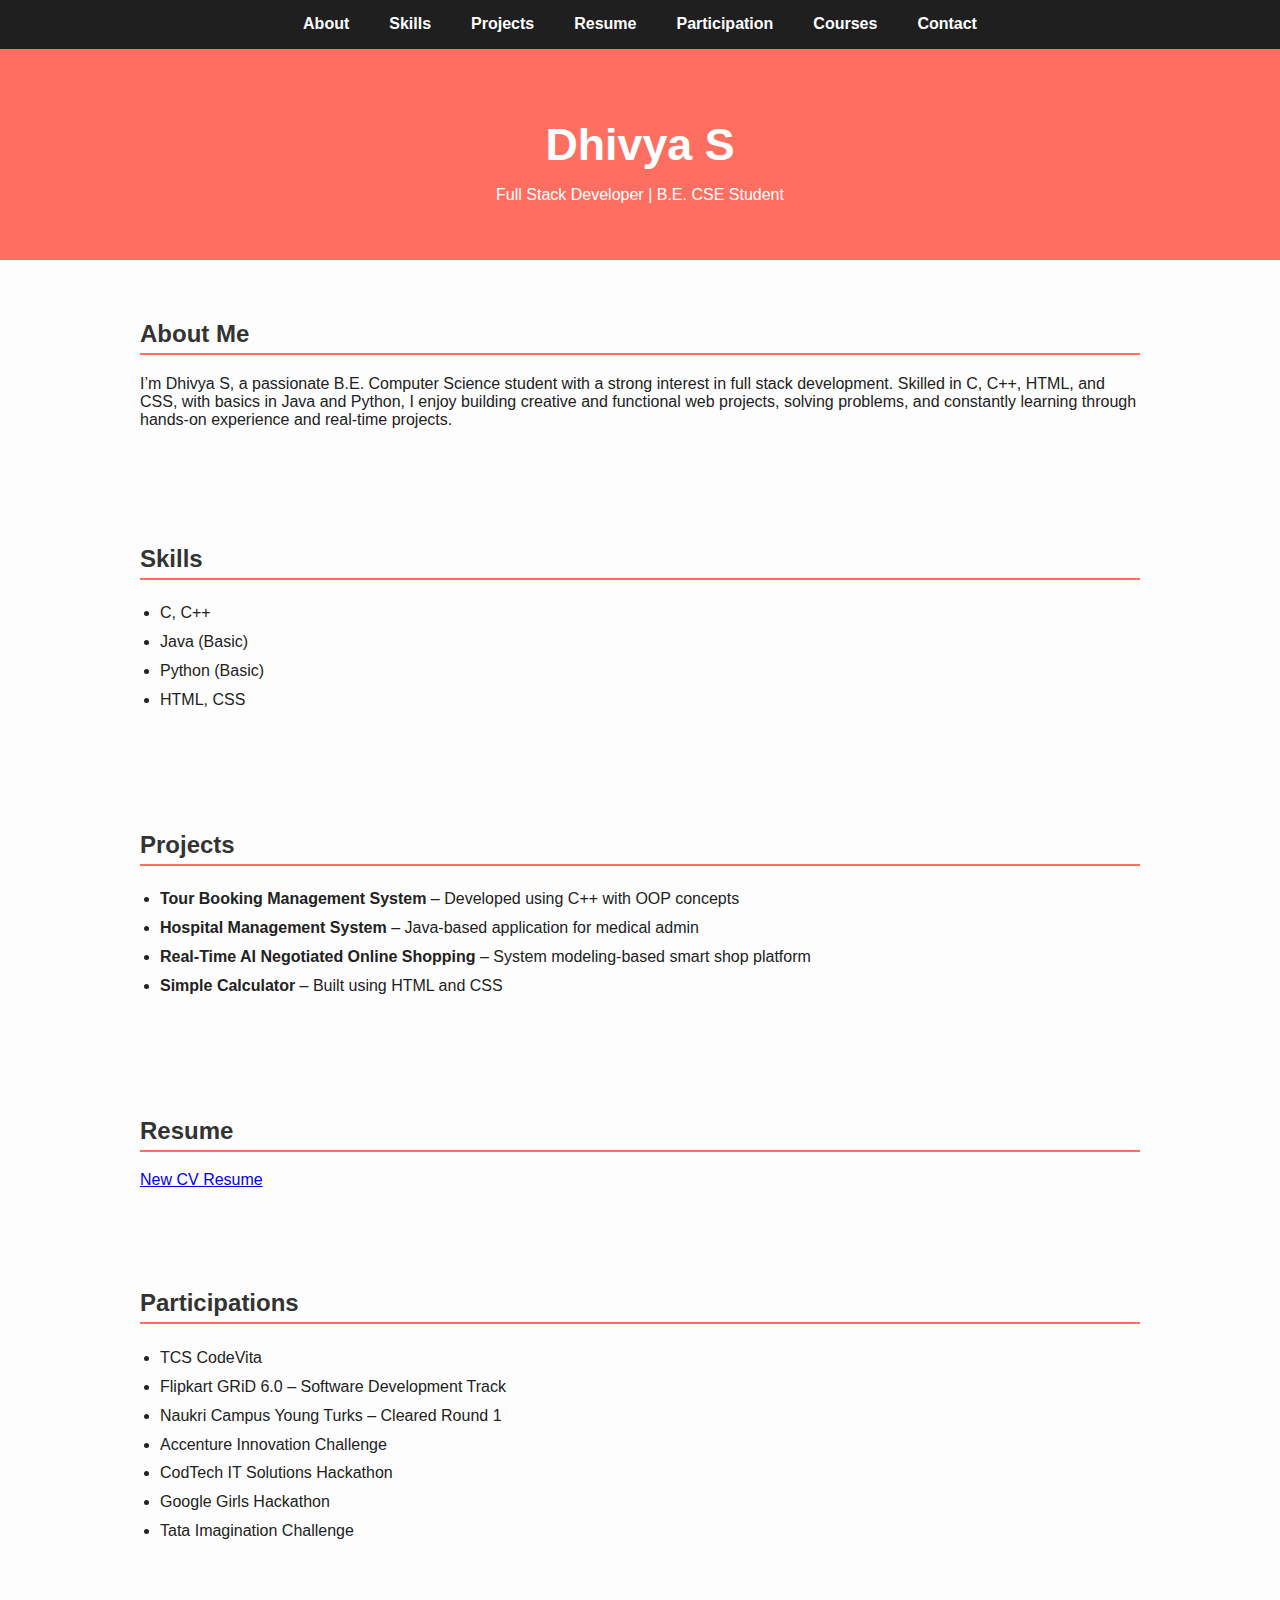
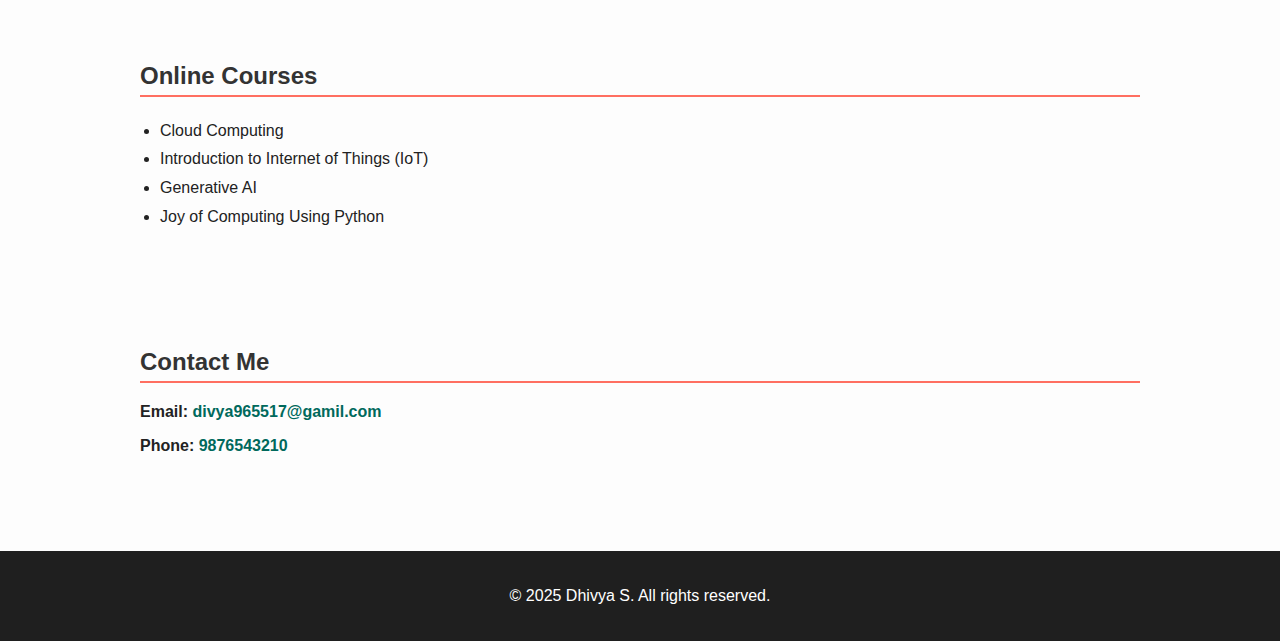
<file: Level1/Task1-Portfolio/index.html>
<!DOCTYPE html>
<html lang="en">
<head>
    <meta charset="UTF-8">
    <meta name="viewport" content="width=device-width, initial-scale=1.0">
    <title>Dhivya S | Portfolio</title>
    <link rel="stylesheet" href="style.css">
</head>
<body>

    <!-- Navigation Bar -->
    <nav>
        <ul>
            <li><a href="#about">About</a></li>
            <li><a href="#skills">Skills</a></li>
            <li><a href="#projects">Projects</a></li>
            <li><a href="#resume">Resume</a></li>
            <li><a href="#participation">Participation</a></li>
            <li><a href="#courses">Courses</a></li>
            <li><a href="#contact">Contact</a></li>
        </ul>
    </nav>

    <!-- Header -->
    <header>
        <h1>Dhivya S</h1>
        <p>Full Stack Developer | B.E. CSE Student</p>
    </header>

    <!-- About Section -->
    <section id="about">
        <h2>About Me</h2>
        <p>I’m Dhivya S, a passionate B.E. Computer Science student with a strong interest in full stack development. Skilled in C, C++, HTML, and CSS, with basics in Java and Python, I enjoy building creative and functional web projects, solving problems, and constantly learning through hands-on experience and real-time projects.</p>
    </section>

    <!-- Skills -->
    <section id="skills">
        <h2>Skills</h2>
        <ul>
            <li>C, C++</li>
            <li>Java (Basic)</li>
            <li>Python (Basic)</li>
            <li>HTML, CSS</li>
        </ul>
    </section>

    <!-- Projects -->
    <section id="projects">
        <h2>Projects</h2>
        <ul>
            <li><strong>Tour Booking Management System</strong> – Developed using C++ with OOP concepts</li>
            <li><strong>Hospital Management System</strong> – Java-based application for medical admin</li>
            <li><strong>Real-Time AI Negotiated Online Shopping</strong> – System modeling-based smart shop platform</li>
            <li><strong>Simple Calculator</strong> – Built using HTML and CSS</li>
        </ul>
    </section>

    <!-- Resume -->
    <section id="resume">
        <h2>Resume</h2>
        <a href="NEW  CV Resume.pdf" target="_blank" class="btn">New CV Resume</a>

    </section>

    <!-- Participations -->
    <section id="participation">
        <h2>Participations</h2>
        <ul>
            <li>TCS CodeVita</li>
            <li>Flipkart GRiD 6.0 – Software Development Track</li>
            <li>Naukri Campus Young Turks – Cleared Round 1</li>
            <li>Accenture Innovation Challenge</li>
            <li>CodTech IT Solutions Hackathon</li>
            <li>Google Girls Hackathon</li>
            <li>Tata Imagination Challenge</li>
        </ul>
    </section>

    <!-- Courses -->
    <section id="courses">
        <h2>Online Courses</h2>
        <ul>
            <li>Cloud Computing</li>
            <li>Introduction to Internet of Things (IoT)</li>
            <li>Generative AI</li>
            <li>Joy of Computing Using Python</li>
        </ul>
    </section>

    <!-- Contact -->
    <section id="contact">
        <h2>Contact Me</h2>
        <p><strong>Email:</strong> <span class="highlight">divya965517@gamil.com</span></p>
        <p><strong>Phone:</strong> <span class="highlight">9876543210</span></p>
    </section>

    <!-- Footer -->
    <footer>
        <p>&copy; 2025 Dhivya S. All rights reserved.</p>
    </footer>

</body>
</html>
</file>
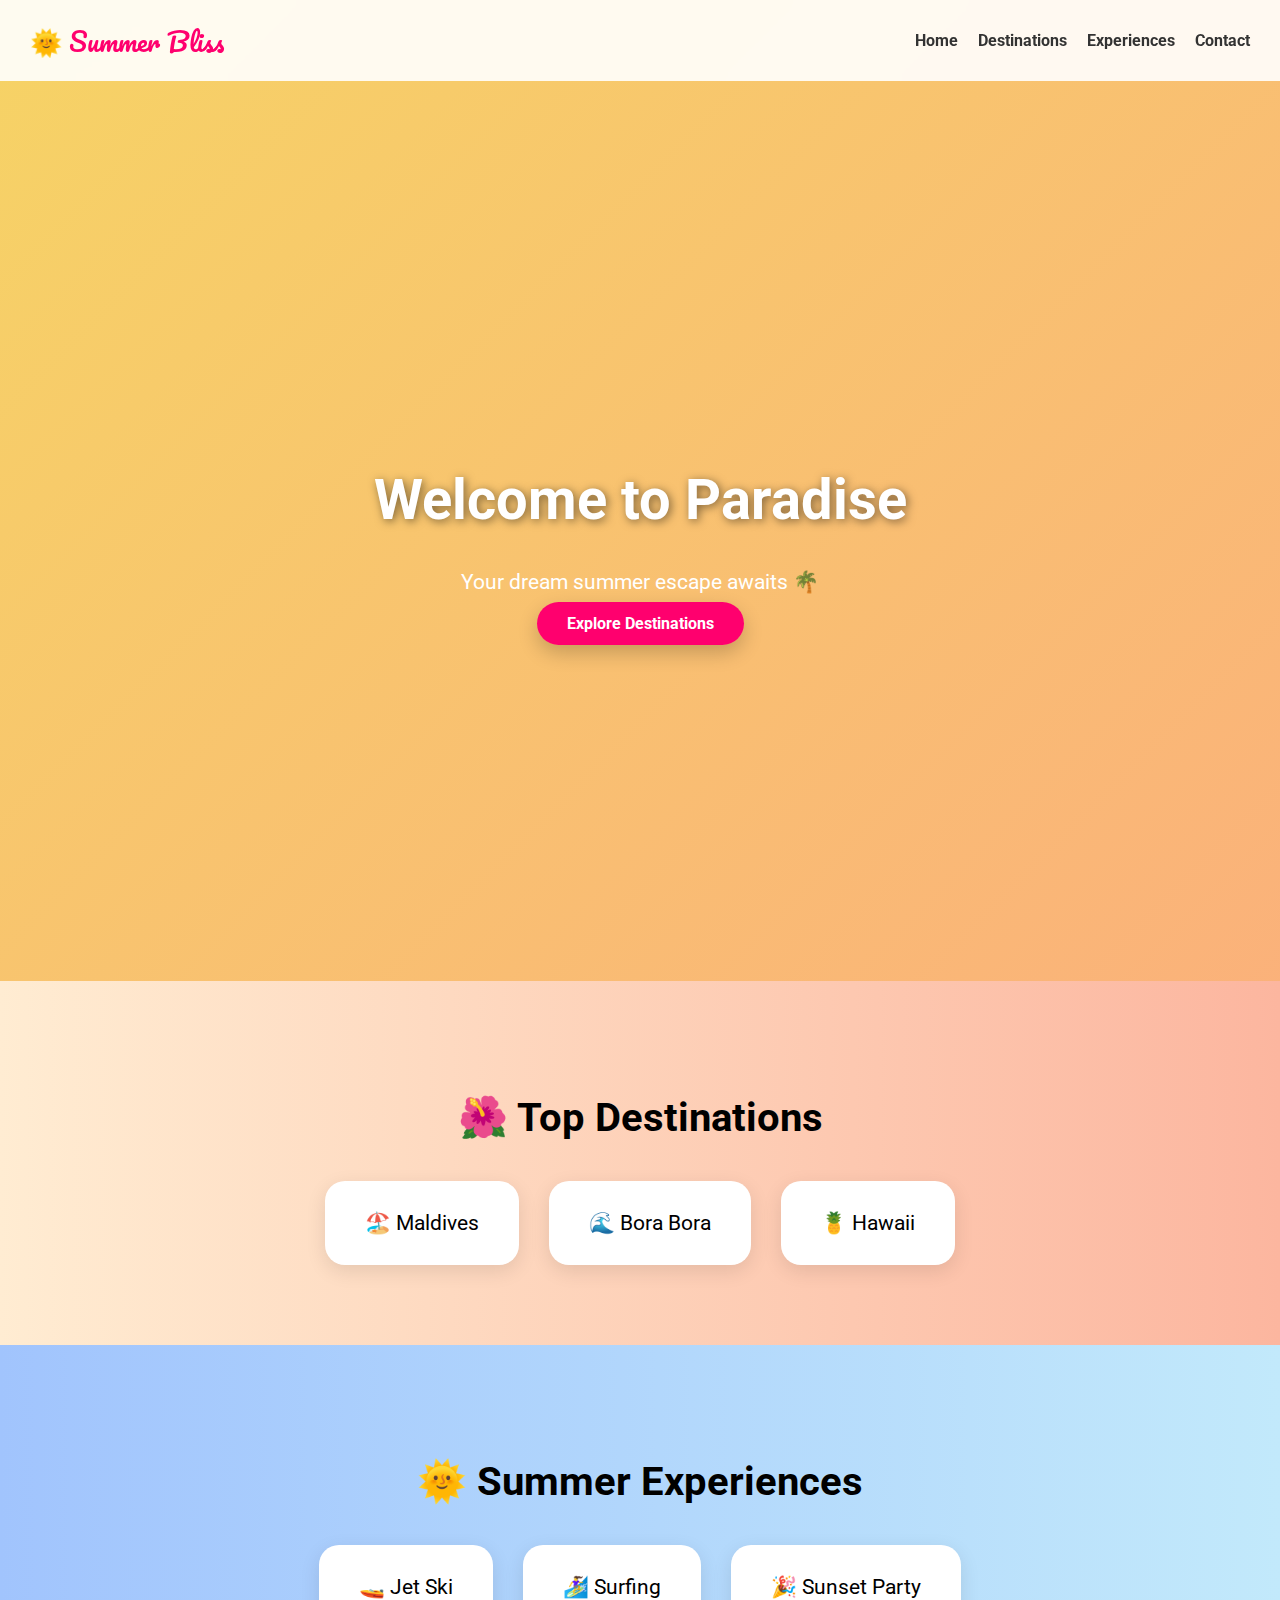
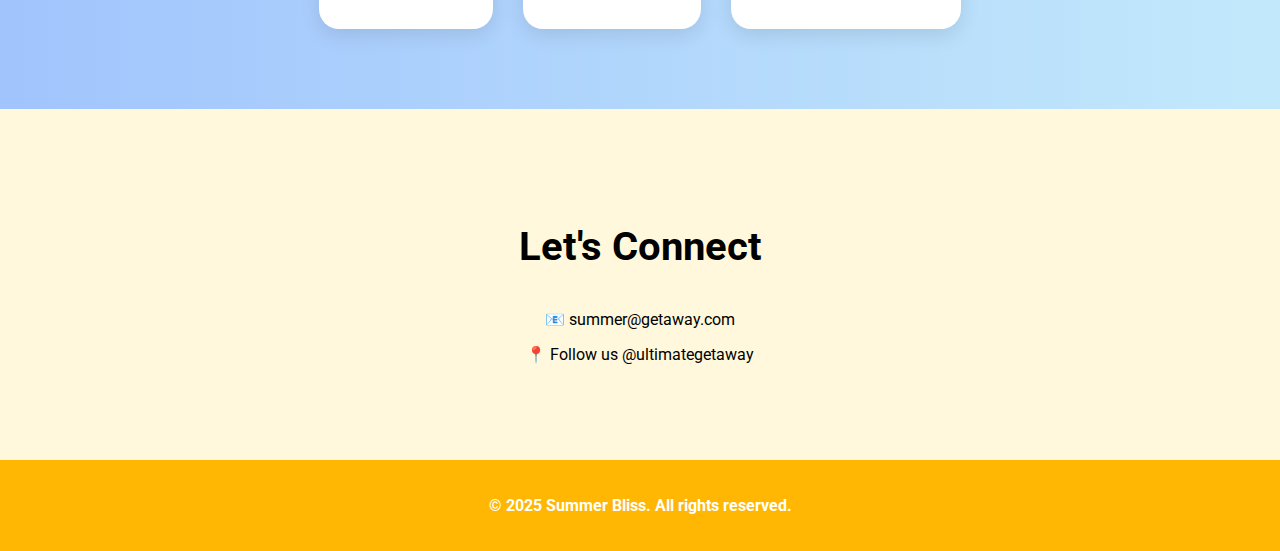
<file: Level1/Task2-LandingPage/index.html>
<!DOCTYPE html>
<html lang="en">
<head>
  <meta charset="UTF-8" />
  <meta name="viewport" content="width=device-width, initial-scale=1.0"/>
  <title>Ultimate Summer Getaway</title>
  <link rel="stylesheet" href="style.css"/>
  <link href="https://fonts.googleapis.com/css2?family=Pacifico&family=Roboto&display=swap" rel="stylesheet">
</head>
<body>

  <header class="navbar">
    <div class="logo">🌞 Summer Bliss</div>
    <ul class="nav-links">
      <li><a href="#home">Home</a></li>
      <li><a href="#destinations">Destinations</a></li>
      <li><a href="#experiences">Experiences</a></li>
      <li><a href="#contact">Contact</a></li>
    </ul>
  </header>

  <section id="home" class="hero">
    <div class="hero-content">
      <h1>Welcome to Paradise</h1>
      <p>Your dream summer escape awaits 🌴</p>
      <a href="#destinations" class="btn">Explore Destinations</a>
    </div>
  </section>

  <section id="destinations" class="section colorful">
    <h2>🌺 Top Destinations</h2>
    <div class="cards">
      <div class="card">🏖️ Maldives</div>
      <div class="card">🌊 Bora Bora</div>
      <div class="card">🍍 Hawaii</div>
    </div>
  </section>

  <section id="experiences" class="section bright">
    <h2>🌞 Summer Experiences</h2>
    <div class="cards">
      <div class="card">🚤 Jet Ski</div>
      <div class="card">🏄‍♀️ Surfing</div>
      <div class="card">🎉 Sunset Party</div>
    </div>
  </section>

  <section id="contact" class="section contact">
    <h2>Let's Connect</h2>
    <p>📧 summer@getaway.com</p>
    <p>📍 Follow us @ultimategetaway</p>
  </section>

  <footer>
    <p>&copy; 2025 Summer Bliss. All rights reserved.</p>
  </footer>

</body>
</html>
</file>
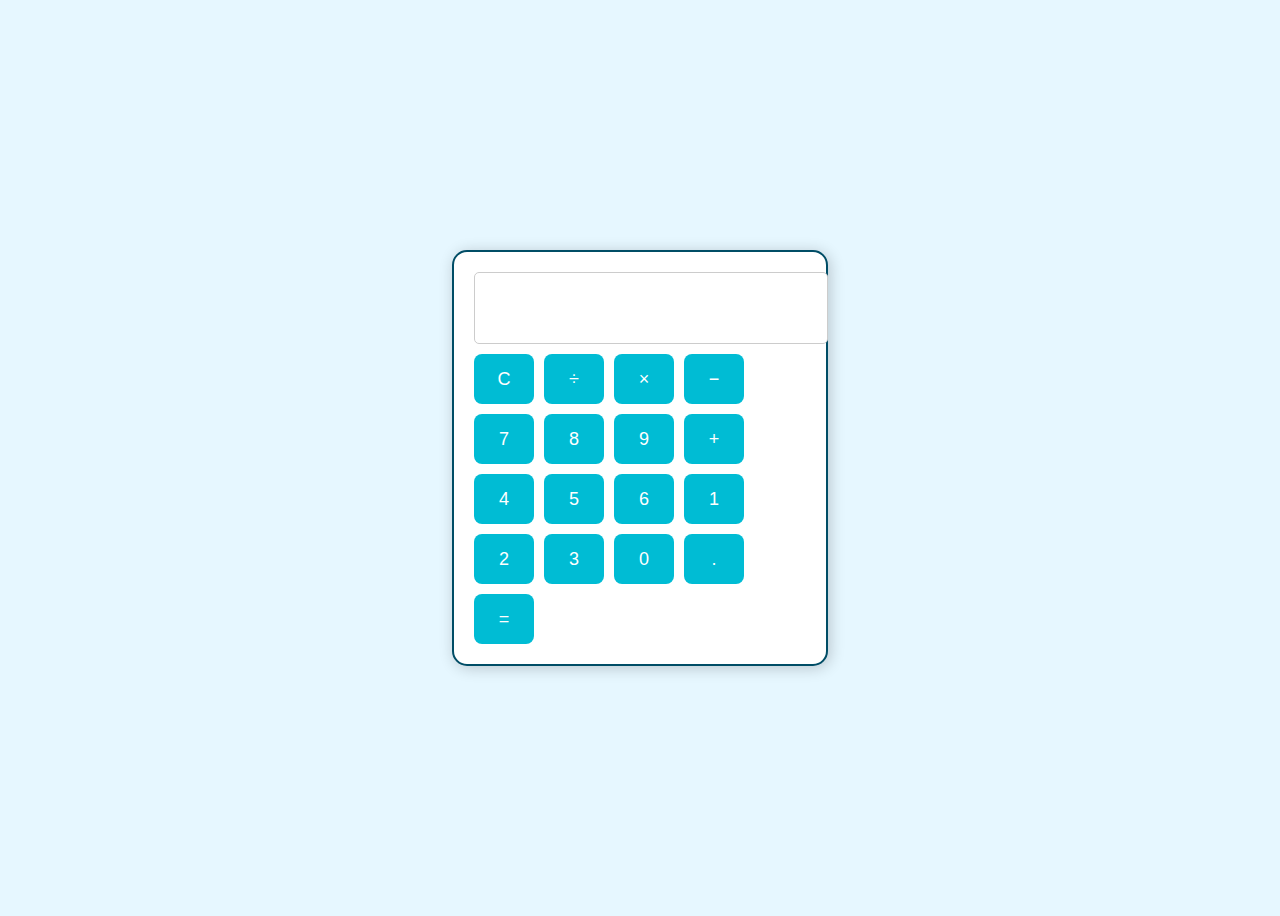
<file: Level1/Level1/Task3-Calculator/index.html>
<!DOCTYPE html>
<html lang="en">
<head>
  <meta charset="UTF-8">
  <title>Simple Calculator</title>
  <link rel="stylesheet" href="style.css">
</head>
<body>
  <div class="calculator">
    <input type="text" id="display" readonly>
    <div class="buttons">
      <button onclick="clearDisplay()">C</button>
      <button onclick="appendToDisplay('/')">÷</button>
      <button onclick="appendToDisplay('*')">×</button>
      <button onclick="appendToDisplay('-')">−</button>
      <button onclick="appendToDisplay('7')">7</button>
      <button onclick="appendToDisplay('8')">8</button>
      <button onclick="appendToDisplay('9')">9</button>
      <button onclick="appendToDisplay('+')">+</button>
      <button onclick="appendToDisplay('4')">4</button>
      <button onclick="appendToDisplay('5')">5</button>
      <button onclick="appendToDisplay('6')">6</button>
      <button onclick="appendToDisplay('1')">1</button>
      <button onclick="appendToDisplay('2')">2</button>
      <button onclick="appendToDisplay('3')">3</button>
      <button onclick="appendToDisplay('0')">0</button>
      <button onclick="appendToDisplay('.')">.</button>
      <button onclick="calculate()">=</button>
    </div>
  </div>
  <script src="script.js"></script>
</body>
</html>
</file>
<file: Level1/Task2-LandingPage/style.css>
/* Import Google Fonts */
body {
  margin: 0;
  font-family: 'Roboto', sans-serif;
  scroll-behavior: smooth;
  background: linear-gradient(135deg, #f6d365 0%, #fda085 100%);
}

.navbar {
  position: sticky;
  top: 0;
  display: flex;
  justify-content: space-between;
  align-items: center;
  padding: 15px 30px;
  background: rgba(255, 255, 255, 0.9);
  backdrop-filter: blur(10px);
  z-index: 10;
}

.logo {
  font-family: 'Pacifico', cursive;
  font-size: 26px;
  color: #ff006e;
}

.nav-links {
  list-style: none;
  display: flex;
  gap: 20px;
}

.nav-links a {
  text-decoration: none;
  color: #333;
  font-weight: bold;
  transition: color 0.3s;
}

.nav-links a:hover {
  color: #ff006e;
}

.hero {
  height: 100vh;
  background: url('https://images.unsplash.com/photo-1507525428034-b723cf961d3e') center/cover no-repeat;
  display: flex;
  justify-content: center;
  align-items: center;
  text-align: center;
  color: #fff;
  padding: 0 20px;
}

.hero h1 {
  font-size: 3.5rem;
  text-shadow: 2px 2px 10px rgba(0,0,0,0.5);
}

.hero p {
  font-size: 1.3rem;
  margin: 20px 0;
}

.btn {
  background: #ff006e;
  color: white;
  padding: 12px 30px;
  border-radius: 30px;
  text-decoration: none;
  font-weight: bold;
  transition: all 0.3s;
  box-shadow: 0 8px 20px rgba(0,0,0,0.2);
}

.btn:hover {
  background: #d90452;
  transform: scale(1.05);
}

.section {
  padding: 80px 20px;
  text-align: center;
}

h2 {
  font-size: 2.5rem;
  margin-bottom: 40px;
}

.cards {
  display: flex;
  flex-wrap: wrap;
  justify-content: center;
  gap: 30px;
}

.card {
  background: #ffffff;
  padding: 30px 40px;
  border-radius: 20px;
  font-size: 1.3rem;
  box-shadow: 0 6px 20px rgba(0,0,0,0.1);
  transition: transform 0.3s, background 0.3s;
}

.card:hover {
  transform: translateY(-10px);
  background: #ffe169;
}

.colorful {
  background: linear-gradient(to right, #ffecd2 0%, #fcb69f 100%);
}

.bright {
  background: linear-gradient(to right, #a1c4fd 0%, #c2e9fb 100%);
}

.contact {
  background: #fff8dc;
}

footer {
  background: #ffb703;
  padding: 20px;
  text-align: center;
  font-weight: bold;
  color: #fff;
}

/* Responsive Design */
@media (max-width: 768px) {
  .cards {
    flex-direction: column;
    align-items: center;
  }

  .hero h1 {
    font-size: 2.5rem;
  }

  .btn {
    padding: 10px 20px;
  }
}
</file>
<file: Level1/Level1/Task3-Calculator/style.css>
body {
    display: flex;
    justify-content: center;
    align-items: center;
    height: 100vh;
    background: #e6f7ff;
    font-family: Arial, sans-serif;
  }
  
  .calculator {
    border: 2px solid #004d66;
    padding: 20px;
    border-radius: 15px;
    box-shadow: 2px 2px 15px rgba(0,0,0,0.2);
    background: #ffffff;
  }
  
  #display {
    width: 100%;
    height: 50px;
    font-size: 24px;
    text-align: right;
    margin-bottom: 10px;
    padding: 10px;
    border-radius: 5px;
    border: 1px solid #ccc;
  }
  
  .buttons {
    display: grid;
    grid-template-columns: repeat(4, 60px);
    gap: 10px;
  }
  
  button {
    height: 50px;
    font-size: 18px;
    border: none;
    border-radius: 8px;
    background-color: #00bcd4;
    color: white;
    cursor: pointer;
  }
  
  button:hover {
    background-color: #0097a7;
  }
</file>
<file: Level1/Task1-Portfolio/style.css>
/* Reset & Base */
body {
  margin: 0;
  font-family: 'Segoe UI', sans-serif;
  background-color: #fdfdfd;
  color: #222;
}

h2 {
  border-bottom: 2px solid #ff6f61;
  padding-bottom: 5px;
  color: #333;
}

/* Nav Bar */
nav {
  background-color: #1f1f1f;
  padding: 10px 0;
  position: sticky;
  top: 0;
  z-index: 1000;
}

nav ul {
  list-style: none;
  display: flex;
  justify-content: center;
  margin: 0;
  padding: 0;
}

nav ul li {
  margin: 0 20px;
}

nav ul li a {
  text-decoration: none;
  color: #ffffff;
  font-weight: bold;
  transition: color 0.3s ease;
}

nav ul li a:hover {
  color: #ff6f61;
}

/* Header */
header {
  background-color: #ff6f61;
  color: white;
  text-align: center;
  padding: 40px 0;
}

header h1 {
  font-size: 2.8em;
  margin-bottom: 10px;
}

/* Sections */
section {
  padding: 40px 20px;
  max-width: 1000px;
  margin: auto;
}

ul {
  padding-left: 20px;
  line-height: 1.8;
}

/* Highlight for Contact Info */
.highlight {
  color: #00695c; /* Teal */
  font-weight: bold;
}

/* Footer */
footer {
  background-color: #1f1f1f;
  color: white;
  text-align: center;
  padding: 20px 0;
  margin-top: 40px;
}
</file>
